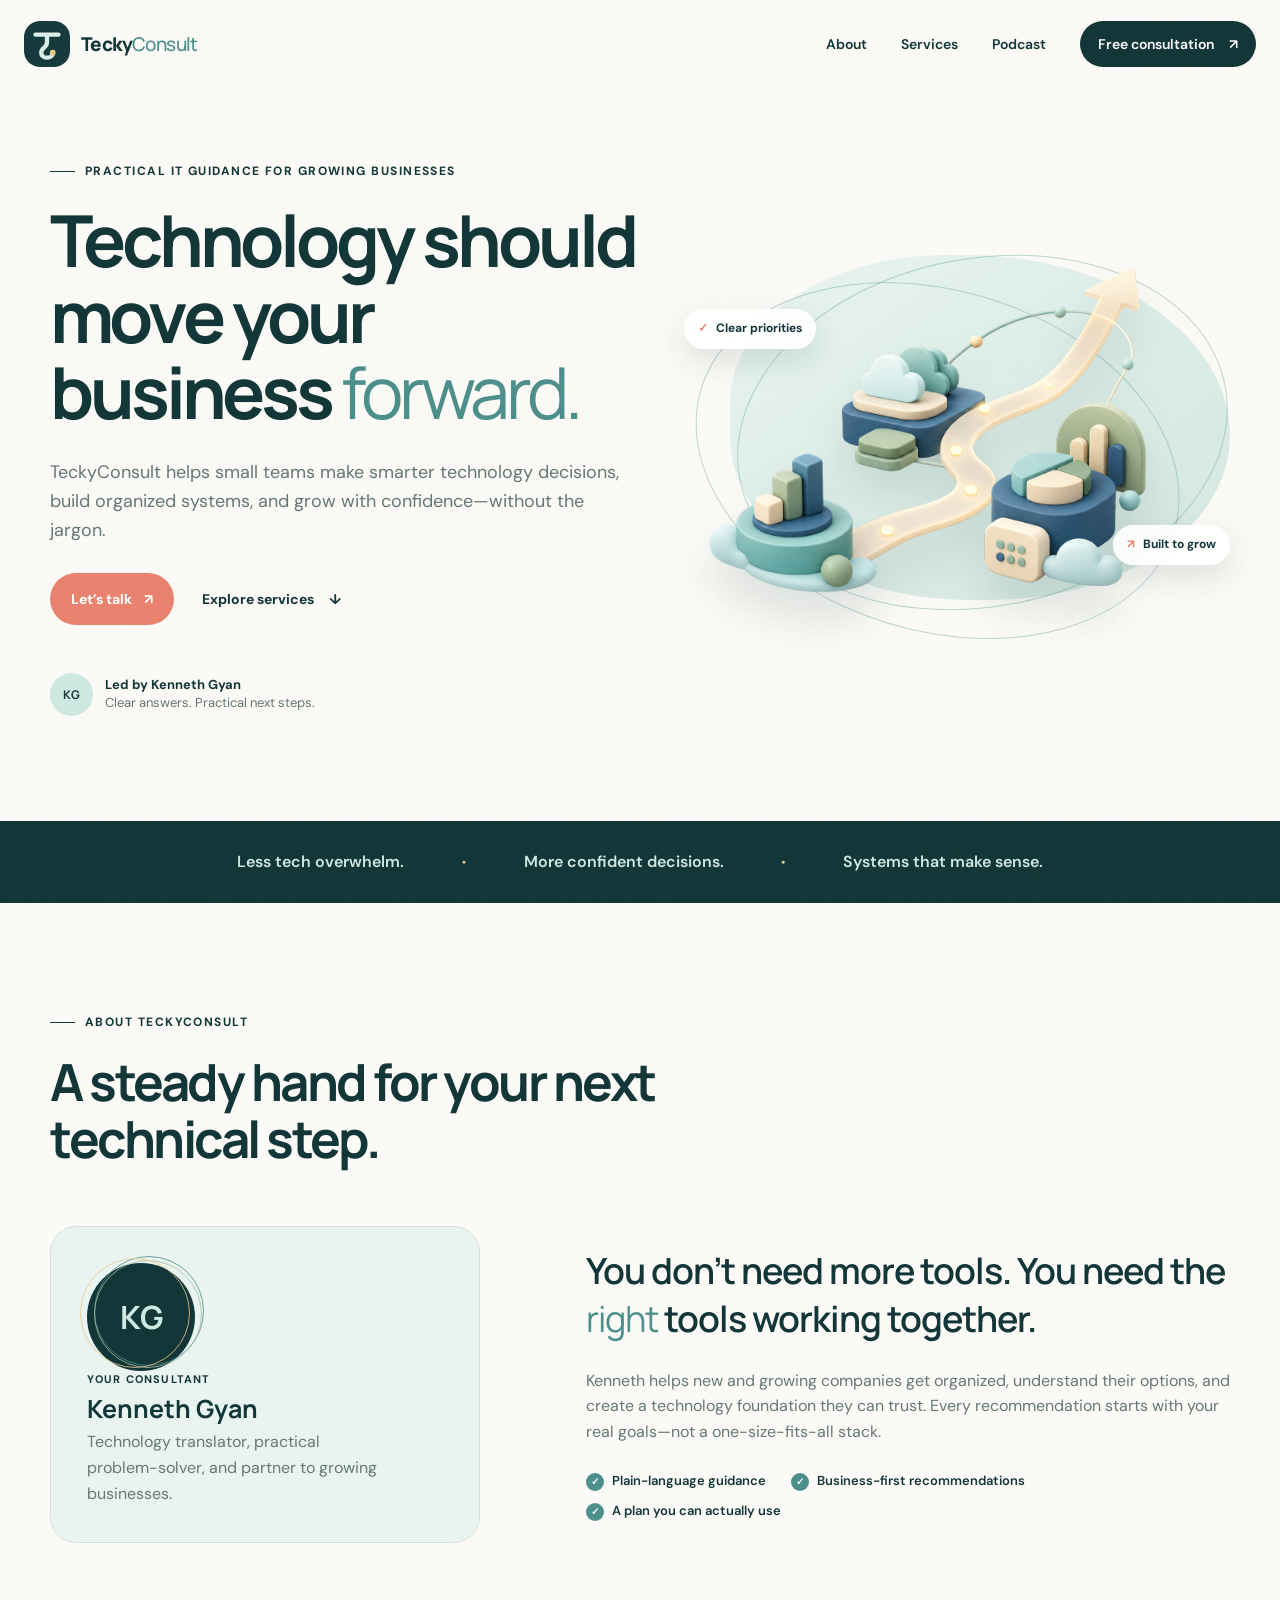
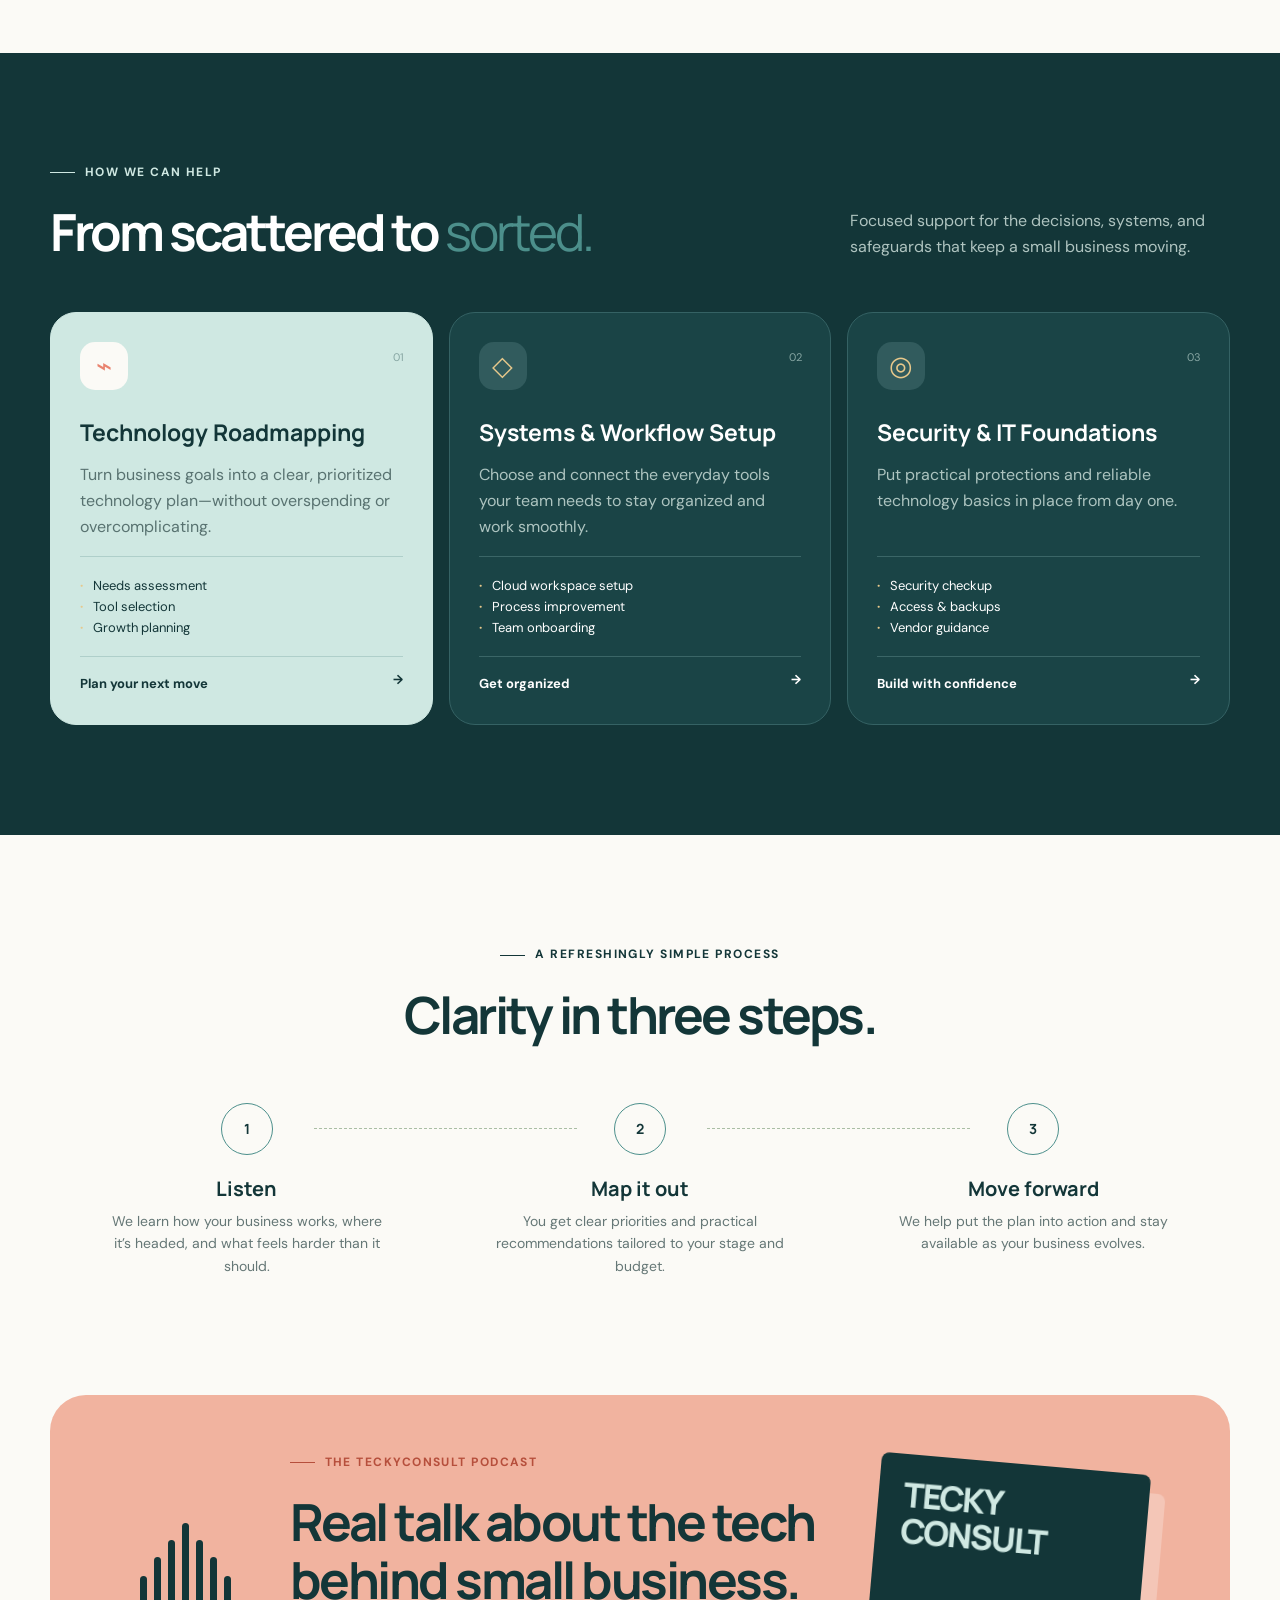
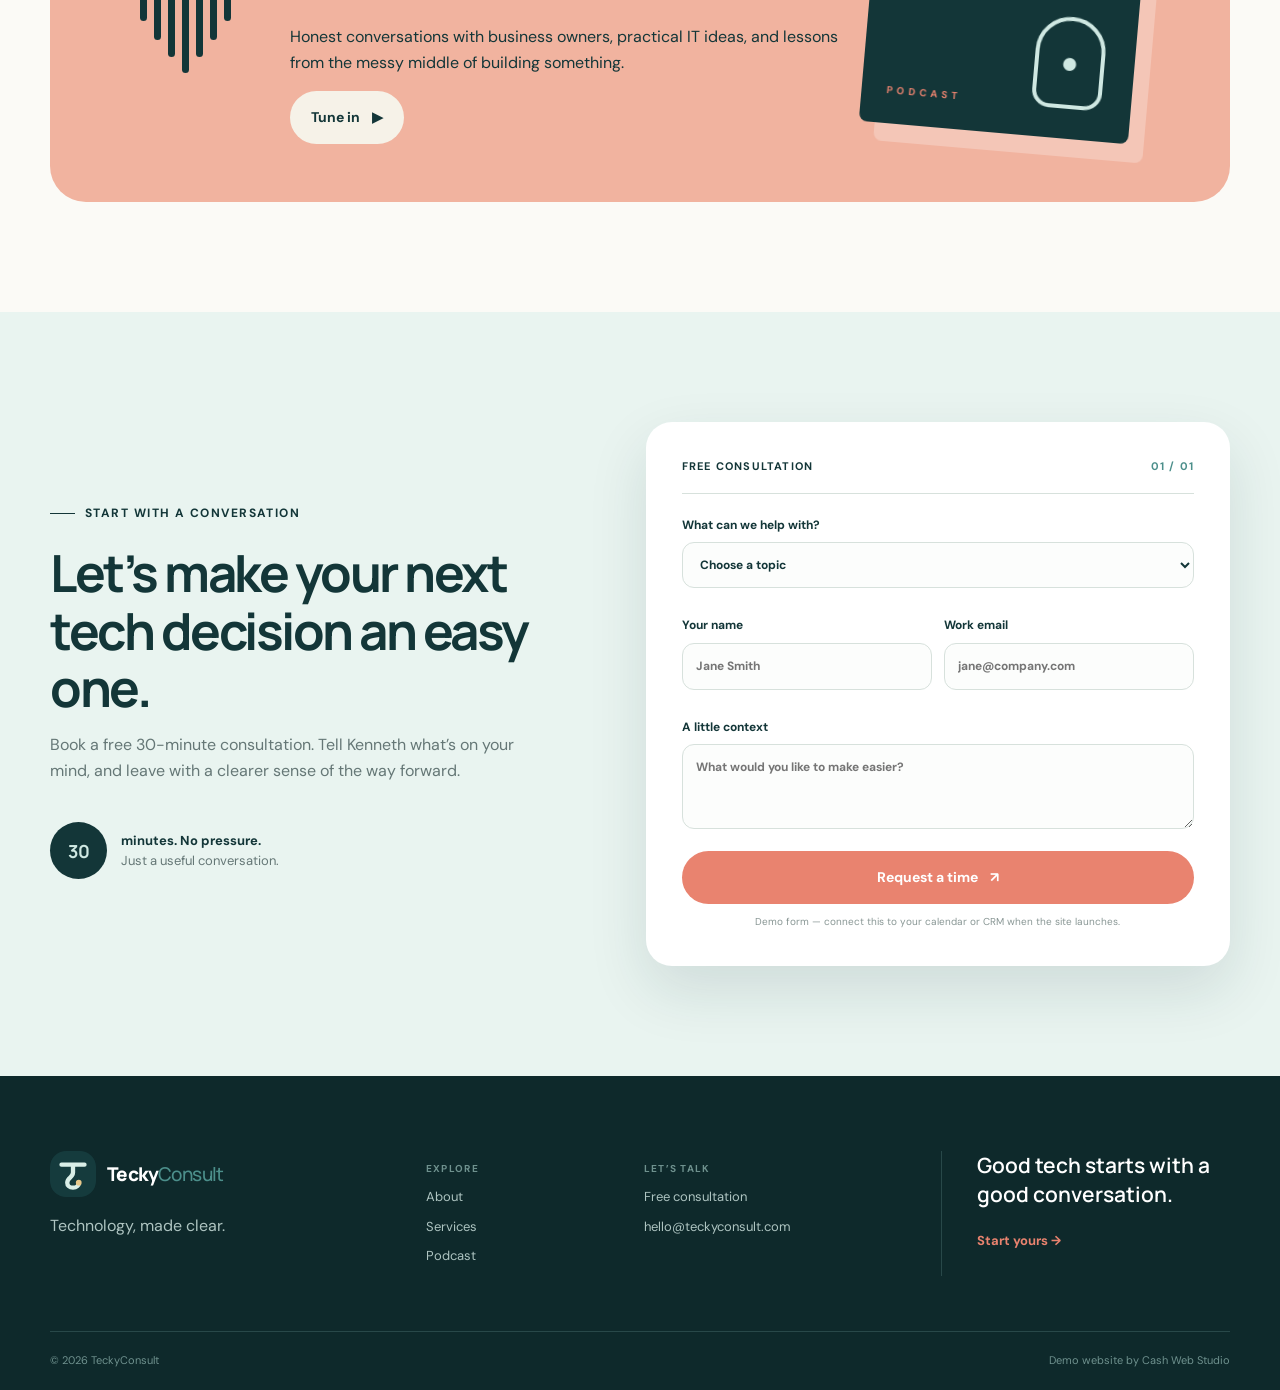
<file: index.html>
<!doctype html>
<html lang="en">
<head>
  <meta charset="utf-8">
  <meta name="viewport" content="width=device-width, initial-scale=1">
  <meta name="description" content="TeckyConsult gives small businesses clear, practical IT guidance, better systems, and a confident technical path forward.">
  <title>TeckyConsult — Technology, made clear.</title>
  <link rel="icon" href="assets/logo-mark.svg" type="image/svg+xml">
  <link rel="stylesheet" href="styles.css">
</head>
<body>
  <a class="skip-link" href="#main">Skip to content</a>
  <header class="site-header">
    <a class="brand" href="index.html" aria-label="TeckyConsult home">
      <img src="assets/logo-mark.svg" alt="" width="46" height="46">
      <span>Tecky<span>Consult</span></span>
    </a>
    <button class="menu-button" aria-expanded="false" aria-controls="site-nav"><span></span><span></span><span></span><span class="sr-only">Menu</span></button>
    <nav id="site-nav" class="site-nav" aria-label="Primary navigation">
      <a href="#about">About</a>
      <a href="#services">Services</a>
      <a href="podcast.html">Podcast</a>
      <a class="nav-cta" href="#consultation">Free consultation <span>↗</span></a>
    </nav>
  </header>

  <main id="main">
    <section class="hero section-shell">
      <div class="hero-copy reveal">
        <p class="eyebrow"><span></span> Practical IT guidance for growing businesses</p>
        <h1>Technology should move your business <em>forward.</em></h1>
        <p class="hero-lede">TeckyConsult helps small teams make smarter technology decisions, build organized systems, and grow with confidence—without the jargon.</p>
        <div class="button-row">
          <a class="button button-primary" href="#consultation">Let’s talk <span>↗</span></a>
          <a class="text-link" href="#services">Explore services <span>↓</span></a>
        </div>
        <div class="trust-line"><span class="avatar-mark">KG</span><p><strong>Led by Kenneth Gyan</strong><br>Clear answers. Practical next steps.</p></div>
      </div>
      <div class="hero-visual reveal delay-1" aria-label="A calm illustration of a clear path through connected business technology">
        <span class="orbit orbit-one"></span><span class="orbit orbit-two"></span>
        <img src="assets/hero-illustration.png" alt="A visual pathway connecting cloud services, analytics, and business systems">
        <div class="floating-note note-one"><span>✓</span> Clear priorities</div>
        <div class="floating-note note-two"><span>↗</span> Built to grow</div>
      </div>
    </section>

    <section class="clarity-strip" aria-label="TeckyConsult approach">
      <p>Less tech overwhelm.</p><span>●</span><p>More confident decisions.</p><span>●</span><p>Systems that make sense.</p>
    </section>

    <section id="about" class="about section-shell section-pad">
      <div class="section-intro reveal">
        <p class="eyebrow"><span></span> About TeckyConsult</p>
        <h2>A steady hand for your next technical step.</h2>
      </div>
      <div class="about-grid">
        <div class="about-card reveal">
          <div class="monogram">KG<span></span></div>
          <div><p class="small-label">Your consultant</p><h3>Kenneth Gyan</h3><p>Technology translator, practical problem-solver, and partner to growing businesses.</p></div>
        </div>
        <div class="about-copy reveal delay-1">
          <p class="large-copy">You don’t need more tools. You need the <em>right</em> tools working together.</p>
          <p>Kenneth helps new and growing companies get organized, understand their options, and create a technology foundation they can trust. Every recommendation starts with your real goals—not a one-size-fits-all stack.</p>
          <ul class="check-list"><li>Plain-language guidance</li><li>Business-first recommendations</li><li>A plan you can actually use</li></ul>
        </div>
      </div>
    </section>

    <section id="services" class="services section-pad">
      <div class="section-shell">
        <div class="services-heading reveal">
          <div><p class="eyebrow light"><span></span> How we can help</p><h2>From scattered to <em>sorted.</em></h2></div>
          <p>Focused support for the decisions, systems, and safeguards that keep a small business moving.</p>
        </div>
        <div class="service-grid">
          <article class="service-card featured reveal"><div class="service-icon">⌁</div><p class="service-number">01</p><h3>Technology Roadmapping</h3><p>Turn business goals into a clear, prioritized technology plan—without overspending or overcomplicating.</p><ul><li>Needs assessment</li><li>Tool selection</li><li>Growth planning</li></ul><a href="#consultation">Plan your next move <span>→</span></a></article>
          <article class="service-card reveal delay-1"><div class="service-icon">◇</div><p class="service-number">02</p><h3>Systems &amp; Workflow Setup</h3><p>Choose and connect the everyday tools your team needs to stay organized and work smoothly.</p><ul><li>Cloud workspace setup</li><li>Process improvement</li><li>Team onboarding</li></ul><a href="#consultation">Get organized <span>→</span></a></article>
          <article class="service-card reveal delay-2"><div class="service-icon">◎</div><p class="service-number">03</p><h3>Security &amp; IT Foundations</h3><p>Put practical protections and reliable technology basics in place from day one.</p><ul><li>Security checkup</li><li>Access &amp; backups</li><li>Vendor guidance</li></ul><a href="#consultation">Build with confidence <span>→</span></a></article>
        </div>
      </div>
    </section>

    <section class="process section-shell section-pad">
      <div class="section-intro centered reveal"><p class="eyebrow"><span></span> A refreshingly simple process</p><h2>Clarity in three steps.</h2></div>
      <ol class="process-grid">
        <li class="reveal"><span>1</span><h3>Listen</h3><p>We learn how your business works, where it’s headed, and what feels harder than it should.</p></li>
        <li class="reveal delay-1"><span>2</span><h3>Map it out</h3><p>You get clear priorities and practical recommendations tailored to your stage and budget.</p></li>
        <li class="reveal delay-2"><span>3</span><h3>Move forward</h3><p>We help put the plan into action and stay available as your business evolves.</p></li>
      </ol>
    </section>

    <section class="podcast-teaser section-shell reveal">
      <div class="sound-bars" aria-hidden="true"><i></i><i></i><i></i><i></i><i></i><i></i><i></i></div>
      <div><p class="eyebrow coral"><span></span> The TeckyConsult Podcast</p><h2>Real talk about the tech behind small business.</h2><p>Honest conversations with business owners, practical IT ideas, and lessons from the messy middle of building something.</p><a class="button button-cream" href="podcast.html">Tune in <span>▶</span></a></div>
      <div class="mini-cover"><span>TECKY<br>CONSULT</span><b>PODCAST</b><div class="mini-mic">●</div></div>
    </section>

    <section id="consultation" class="consultation section-pad">
      <div class="section-shell consultation-grid">
        <div class="consult-copy reveal"><p class="eyebrow"><span></span> Start with a conversation</p><h2>Let’s make your next tech decision an easy one.</h2><p>Book a free 30-minute consultation. Tell Kenneth what’s on your mind, and leave with a clearer sense of the way forward.</p><div class="promise"><span>30</span><p><strong>minutes. No pressure.</strong><br>Just a useful conversation.</p></div></div>
        <form class="consult-form reveal delay-1" id="consult-form">
          <div class="form-heading"><span>Free consultation</span><b>01 / 01</b></div>
          <label>What can we help with?<select name="topic" required><option value="">Choose a topic</option><option>Technology planning</option><option>Systems &amp; workflows</option><option>Security &amp; IT foundations</option><option>Something else</option></select></label>
          <div class="two-fields"><label>Your name<input name="name" autocomplete="name" required placeholder="Jane Smith"></label><label>Work email<input name="email" type="email" autocomplete="email" required placeholder="jane@company.com"></label></div>
          <label>A little context <textarea name="message" rows="3" placeholder="What would you like to make easier?"></textarea></label>
          <button class="button button-primary" type="submit">Request a time <span>↗</span></button>
          <p class="form-note" id="form-note">Demo form — connect this to your calendar or CRM when the site launches.</p>
        </form>
      </div>
    </section>
  </main>

  <footer class="site-footer">
    <div class="footer-main section-shell"><div><a class="brand footer-brand" href="index.html"><img src="assets/logo-mark.svg" alt="" width="46" height="46"><span>Tecky<span>Consult</span></span></a><p>Technology, made clear.</p></div><div><p class="footer-title">Explore</p><a href="#about">About</a><a href="#services">Services</a><a href="podcast.html">Podcast</a></div><div><p class="footer-title">Let’s talk</p><a href="#consultation">Free consultation</a><a href="mailto:hello@teckyconsult.com">hello@teckyconsult.com</a></div><div class="footer-cta"><p>Good tech starts with a good conversation.</p><a href="#consultation">Start yours <span>→</span></a></div></div>
    <div class="footer-bottom section-shell"><span>© <span data-year></span> TeckyConsult</span><span>Demo website by Cash Web Studio</span></div>
  </footer>
  <script src="script.js"></script>
</body>
</html>
</file>
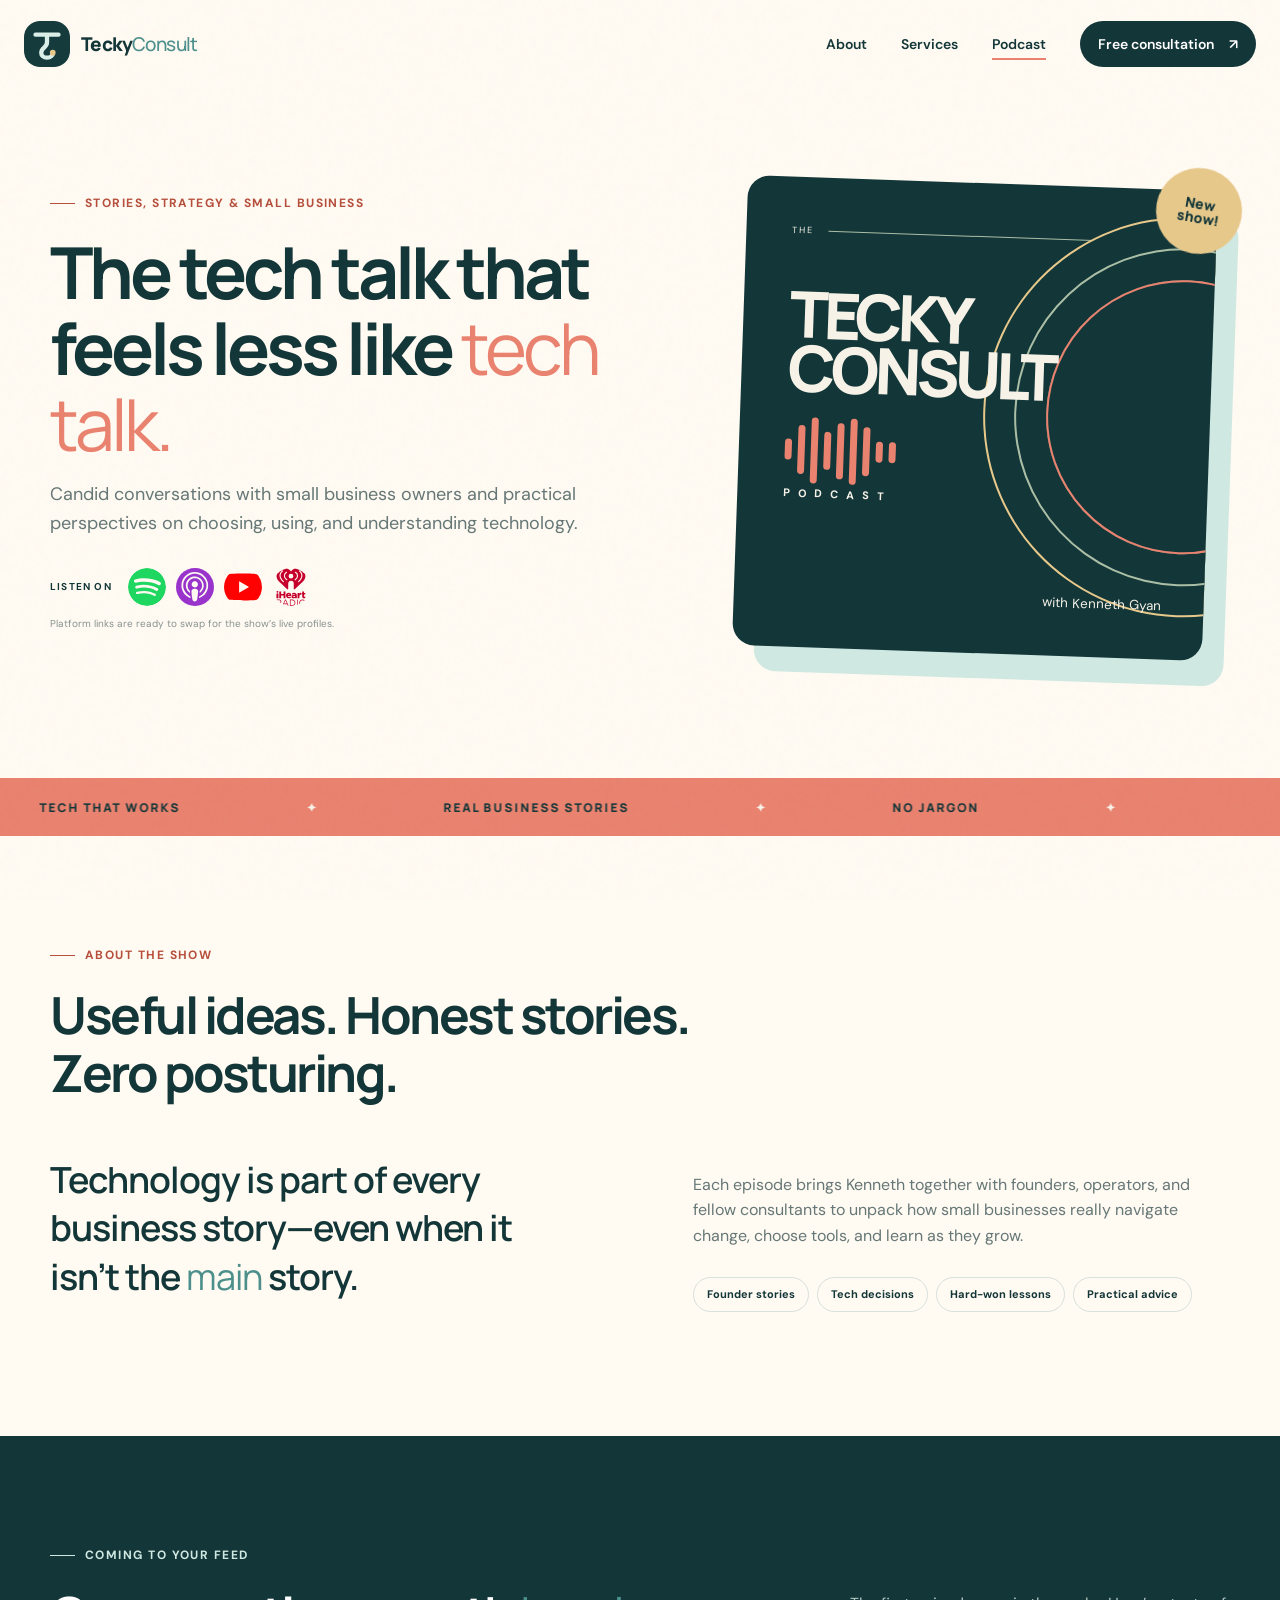
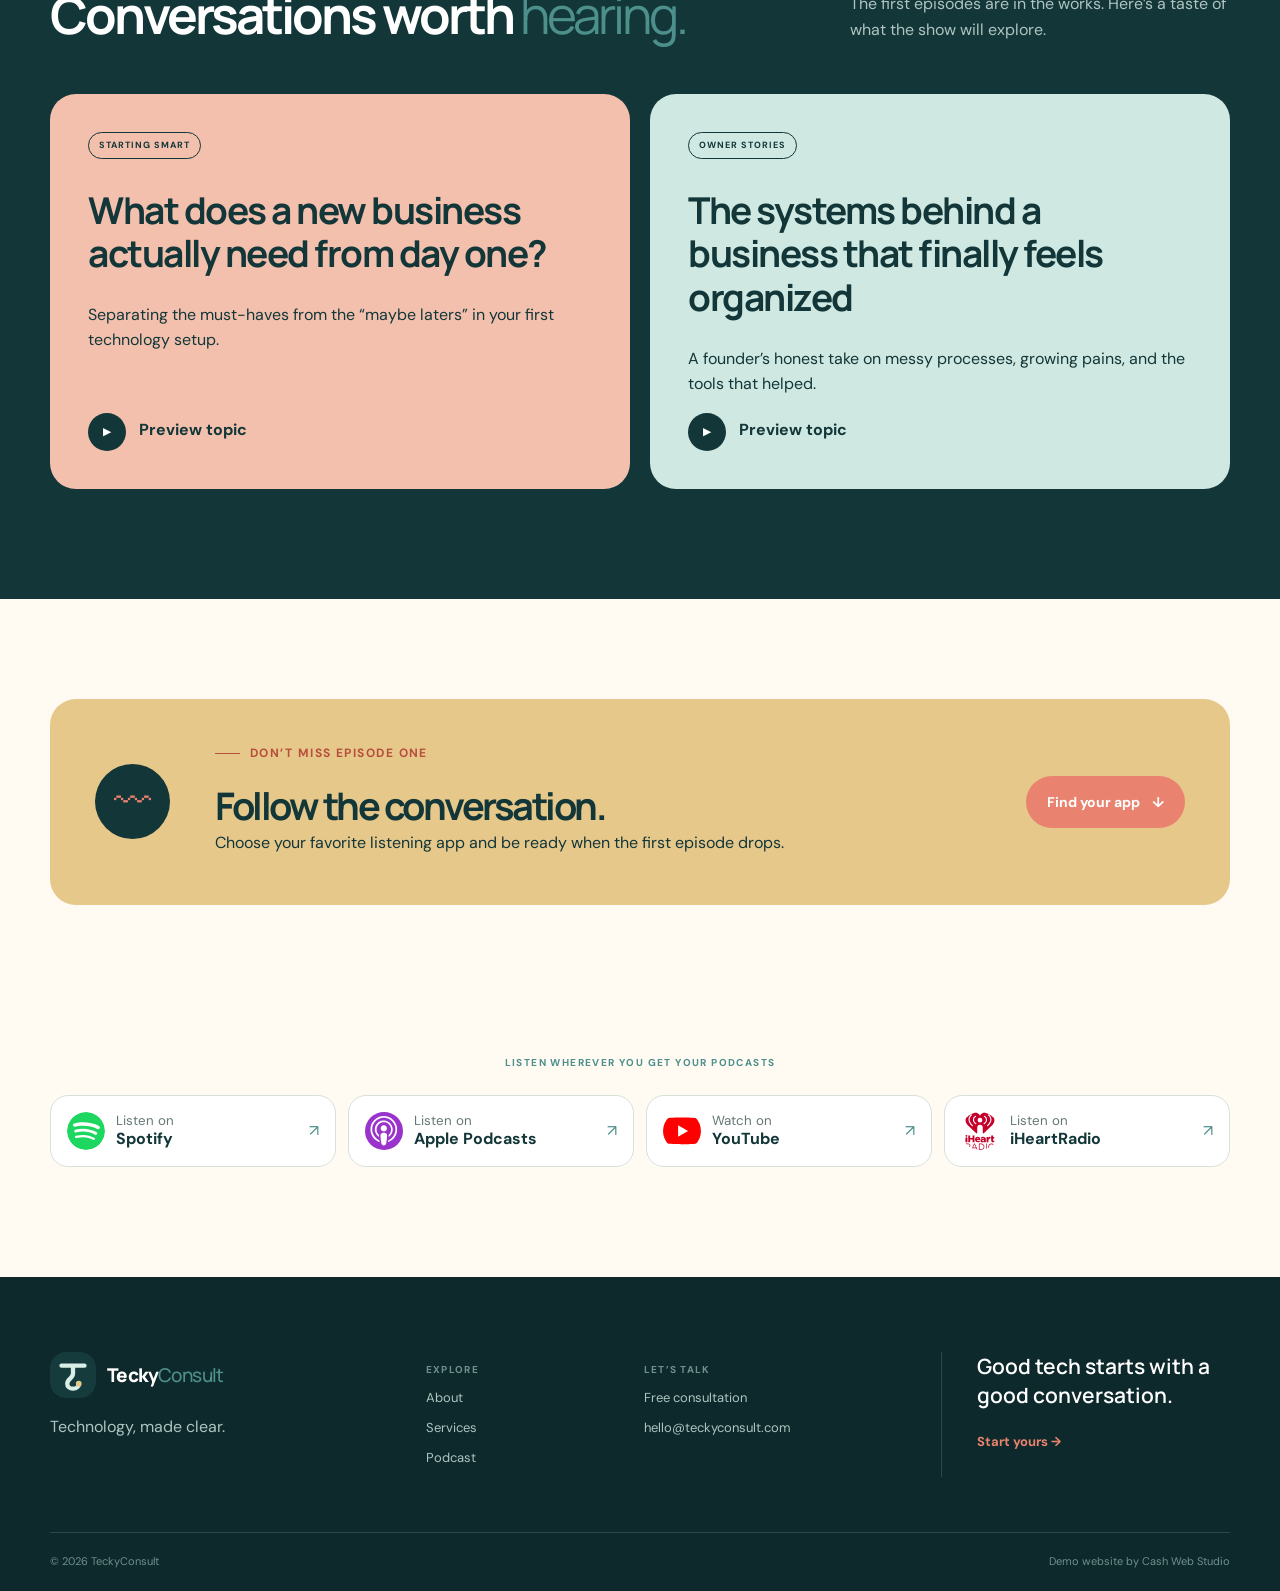
<file: podcast.html>
<!doctype html>
<html lang="en">
<head>
  <meta charset="utf-8"><meta name="viewport" content="width=device-width, initial-scale=1">
  <meta name="description" content="The TeckyConsult Podcast: candid conversations about technology, consulting, and building a small business.">
  <title>The TeckyConsult Podcast</title>
  <link rel="icon" href="assets/logo-mark.svg" type="image/svg+xml"><link rel="stylesheet" href="styles.css">
</head>
<body class="podcast-page">
  <a class="skip-link" href="#main">Skip to content</a>
  <header class="site-header podcast-header">
    <a class="brand" href="index.html" aria-label="TeckyConsult home"><img src="assets/logo-mark.svg" alt="" width="46" height="46"><span>Tecky<span>Consult</span></span></a>
    <button class="menu-button" aria-expanded="false" aria-controls="site-nav"><span></span><span></span><span></span><span class="sr-only">Menu</span></button>
    <nav id="site-nav" class="site-nav" aria-label="Primary navigation"><a href="index.html#about">About</a><a href="index.html#services">Services</a><a class="active" href="podcast.html">Podcast</a><a class="nav-cta" href="index.html#consultation">Free consultation <span>↗</span></a></nav>
  </header>
  <main id="main">
    <section class="podcast-hero section-shell">
      <div class="podcast-hero-copy reveal"><p class="eyebrow coral"><span></span> Stories, strategy &amp; small business</p><h1>The tech talk that feels less like <em>tech talk.</em></h1><p>Candid conversations with small business owners and practical perspectives on choosing, using, and understanding technology.</p><div class="listen-row"><span>Listen on</span><a href="https://open.spotify.com/" target="_blank" rel="noopener" aria-label="Listen on Spotify" title="Spotify"><span class="platform-icon"><img src="assets/spotify.svg" alt=""></span></a><a href="https://podcasts.apple.com/" target="_blank" rel="noopener" aria-label="Listen on Apple Podcasts" title="Apple Podcasts"><span class="platform-icon"><img src="assets/apple-podcasts.svg" alt=""></span></a><a href="https://www.youtube.com/" target="_blank" rel="noopener" aria-label="Listen on YouTube" title="YouTube"><span class="platform-icon"><img src="assets/youtube.svg" alt=""></span></a><a href="https://www.iheart.com/podcast/" target="_blank" rel="noopener" aria-label="Listen on iHeartRadio" title="iHeartRadio"><span class="platform-icon"><img src="assets/iheartradio.svg" alt=""></span></a></div><p class="coming-soon">Platform links are ready to swap for the show’s live profiles.</p></div>
      <div class="podcast-cover-wrap reveal delay-1"><div class="podcast-cover"><div class="cover-top"><span>THE</span><i></i><span>SHOW</span></div><h2>TECKY<br>CONSULT</h2><div class="cover-wave"><i></i><i></i><i></i><i></i><i></i><i></i><i></i><i></i><i></i></div><p>PODCAST</p><small>with Kenneth Gyan</small></div><span class="cover-sticker">New<br>show!</span></div>
    </section>
    <section class="podcast-marquee" aria-label="Tech that works. Real business stories. No jargon."><div class="podcast-marquee-track"><span class="podcast-marquee-group"><b>TECH THAT WORKS</b><i>✦</i><b>REAL BUSINESS STORIES</b><i>✦</i><b>NO JARGON</b><i>✦</i></span><span class="podcast-marquee-group" aria-hidden="true"><b>TECH THAT WORKS</b><i>✦</i><b>REAL BUSINESS STORIES</b><i>✦</i><b>NO JARGON</b><i>✦</i></span><span class="podcast-marquee-group" aria-hidden="true"><b>TECH THAT WORKS</b><i>✦</i><b>REAL BUSINESS STORIES</b><i>✦</i><b>NO JARGON</b><i>✦</i></span></div></section>
    <section class="show-about section-shell section-pad"><div class="section-intro reveal"><p class="eyebrow coral"><span></span> About the show</p><h2>Useful ideas. Honest stories. Zero posturing.</h2></div><div class="show-about-grid"><p class="large-copy reveal">Technology is part of every business story—even when it isn’t the <em>main</em> story.</p><div class="reveal delay-1"><p>Each episode brings Kenneth together with founders, operators, and fellow consultants to unpack how small businesses really navigate change, choose tools, and learn as they grow.</p><div class="topic-chips"><span>Founder stories</span><span>Tech decisions</span><span>Hard-won lessons</span><span>Practical advice</span></div></div></div></section>
    <section class="episode-preview section-pad"><div class="section-shell"><div class="services-heading reveal"><div><p class="eyebrow light"><span></span> Coming to your feed</p><h2>Conversations worth <em>hearing.</em></h2></div><p>The first episodes are in the works. Here’s a taste of what the show will explore.</p></div><div class="episode-grid"><article class="episode-card reveal"><span class="episode-tag">Starting smart</span><h3>What does a new business actually need from day one?</h3><p>Separating the must-haves from the “maybe laters” in your first technology setup.</p><button class="fake-play" type="button"><i>▶</i> Preview topic</button></article><article class="episode-card aqua reveal delay-1"><span class="episode-tag">Owner stories</span><h3>The systems behind a business that finally feels organized</h3><p>A founder’s honest take on messy processes, growing pains, and the tools that helped.</p><button class="fake-play" type="button"><i>▶</i> Preview topic</button></article></div></div></section>
    <section class="podcast-cta section-shell reveal"><div class="sound-bubble">〰</div><div><p class="eyebrow coral"><span></span> Don’t miss episode one</p><h2>Follow the conversation.</h2><p>Choose your favorite listening app and be ready when the first episode drops.</p></div><a class="button button-primary" href="#platforms">Find your app <span>↓</span></a></section>
    <section id="platforms" class="platforms section-shell section-pad"><p class="small-label">Listen wherever you get your podcasts</p><div class="platform-grid"><a href="https://open.spotify.com/" target="_blank" rel="noopener" aria-label="Listen on Spotify"><span class="platform-icon"><img src="assets/spotify.svg" alt=""></span><span><small>Listen on</small>Spotify</span><i>↗</i></a><a href="https://podcasts.apple.com/" target="_blank" rel="noopener" aria-label="Listen on Apple Podcasts"><span class="platform-icon"><img src="assets/apple-podcasts.svg" alt=""></span><span><small>Listen on</small>Apple Podcasts</span><i>↗</i></a><a href="https://www.youtube.com/" target="_blank" rel="noopener" aria-label="Watch on YouTube"><span class="platform-icon"><img src="assets/youtube.svg" alt=""></span><span><small>Watch on</small>YouTube</span><i>↗</i></a><a href="https://www.iheart.com/podcast/" target="_blank" rel="noopener" aria-label="Listen on iHeartRadio"><span class="platform-icon"><img src="assets/iheartradio.svg" alt=""></span><span><small>Listen on</small>iHeartRadio</span><i>↗</i></a></div></section>
  </main>
  <footer class="site-footer"><div class="footer-main section-shell"><div><a class="brand footer-brand" href="index.html"><img src="assets/logo-mark.svg" alt="" width="46" height="46"><span>Tecky<span>Consult</span></span></a><p>Technology, made clear.</p></div><div><p class="footer-title">Explore</p><a href="index.html#about">About</a><a href="index.html#services">Services</a><a href="podcast.html">Podcast</a></div><div><p class="footer-title">Let’s talk</p><a href="index.html#consultation">Free consultation</a><a href="mailto:hello@teckyconsult.com">hello@teckyconsult.com</a></div><div class="footer-cta"><p>Good tech starts with a good conversation.</p><a href="index.html#consultation">Start yours <span>→</span></a></div></div><div class="footer-bottom section-shell"><span>© <span data-year></span> TeckyConsult</span><span>Demo website by Cash Web Studio</span></div></footer>
  <script src="script.js"></script>
</body>
</html>
</file>
<file: styles.css>
@import url('https://fonts.googleapis.com/css2?family=DM+Sans:wght@400;500;600;700&family=Manrope:wght@400;500;600;700;800&display=swap');

:root{--ink:#133638;--ink-2:#204d4e;--teal:#4c8f8b;--aqua:#cfe8e2;--aqua-2:#e9f4f0;--sage:#aabea5;--cream:#f6f2e8;--paper:#fbfaf6;--gold:#e7c88b;--coral:#e9836f;--white:#fff;--muted:#657776;--line:#d7e1dc;--shadow:0 24px 60px rgba(20,53,54,.12);--radius:26px;--sans:'DM Sans',sans-serif;--display:'Manrope',sans-serif}
*{box-sizing:border-box}html{scroll-behavior:smooth}body{margin:0;background:var(--paper);color:var(--ink);font-family:var(--sans);font-size:16px;line-height:1.6}body:before{content:"";position:fixed;inset:0;pointer-events:none;opacity:.18;background-image:url("data:image/svg+xml,%3Csvg viewBox='0 0 140 140' xmlns='http://www.w3.org/2000/svg'%3E%3Cfilter id='n'%3E%3CfeTurbulence type='fractalNoise' baseFrequency='.8' numOctaves='2' stitchTiles='stitch'/%3E%3C/filter%3E%3Crect width='100%25' height='100%25' filter='url(%23n)' opacity='.08'/%3E%3C/svg%3E")}a{color:inherit;text-decoration:none}button,input,select,textarea{font:inherit}img{max-width:100%;display:block}.section-shell{width:min(1180px,calc(100% - 48px));margin-inline:auto}.section-pad{padding-block:110px}.skip-link{position:fixed;left:16px;top:-100px;z-index:99;background:var(--ink);color:white;padding:10px 16px;border-radius:8px}.skip-link:focus{top:16px}.sr-only{position:absolute;width:1px;height:1px;overflow:hidden;clip:rect(0 0 0 0)}
.site-header{height:88px;width:min(1260px,calc(100% - 48px));margin:auto;display:flex;align-items:center;justify-content:space-between;position:relative;z-index:20}.brand{display:flex;align-items:center;gap:11px;font:800 19px var(--display);letter-spacing:-.6px}.brand img{border-radius:16px}.brand>span>span{color:var(--teal);font-weight:500}.site-nav{display:flex;align-items:center;gap:34px;font-size:14px;font-weight:600}.site-nav>a:not(.nav-cta){position:relative}.site-nav>a:not(.nav-cta):after{content:"";position:absolute;left:0;right:100%;bottom:-5px;height:2px;background:var(--coral);transition:.25s}.site-nav>a:hover:after,.site-nav>a.active:after{right:0}.nav-cta{background:var(--ink);color:white;padding:12px 18px;border-radius:99px}.nav-cta span,.button span{margin-left:12px}.menu-button{display:none;border:0;background:none;width:42px;height:42px;padding:9px}.menu-button>span:not(.sr-only){display:block;height:2px;background:var(--ink);margin:5px}
.hero{min-height:700px;display:grid;grid-template-columns:1.02fr .98fr;align-items:center;gap:20px;padding-block:74px 105px}.eyebrow{font-size:12px;letter-spacing:1.45px;text-transform:uppercase;font-weight:700;display:flex;align-items:center;gap:10px;margin:0 0 21px}.eyebrow>span{width:25px;height:1px;background:currentColor}.eyebrow.light{color:var(--aqua)}.eyebrow.coral{color:#b64f3c}.hero h1,.podcast-hero h1{font:700 clamp(48px,5.6vw,76px)/1.06 var(--display);letter-spacing:-4px;margin:0;max-width:720px}.hero h1 em,.podcast-hero h1 em,.services h2 em,.episode-preview h2 em{font-weight:400;color:var(--teal);font-style:normal}.hero-lede{max-width:600px;color:var(--muted);font-size:18px;margin:28px 0}.button-row{display:flex;align-items:center;gap:28px}.button{border:0;cursor:pointer;display:inline-flex;align-items:center;justify-content:center;border-radius:99px;padding:15px 21px;font-weight:700;font-size:14px;transition:transform .2s,box-shadow .2s}.button:hover{transform:translateY(-2px);box-shadow:0 12px 24px rgba(20,53,54,.15)}.button-primary{background:var(--coral);color:white}.button-cream{background:var(--cream);color:var(--ink)}.text-link{font-weight:700;font-size:14px}.text-link span{margin-left:12px}.trust-line{display:flex;align-items:center;gap:12px;margin-top:48px}.trust-line p{font-size:13px;line-height:1.4;margin:0;color:var(--muted)}.trust-line strong{color:var(--ink)}.avatar-mark{width:43px;height:43px;border-radius:50%;display:grid;place-items:center;background:var(--aqua);font:700 12px var(--display)}
.hero-visual{position:relative;isolation:isolate}.hero-visual:before{content:"";position:absolute;width:88%;height:88%;right:0;top:3%;z-index:-2;border-radius:45% 55% 50% 50%;background:linear-gradient(145deg,#e8f3ef,#d3e7df)}.hero-visual img{width:115%;max-width:none;margin-left:-8%;position:relative;z-index:1;filter:drop-shadow(0 28px 20px rgba(35,76,77,.13))}.orbit{position:absolute;border:1px solid rgba(76,143,139,.35);border-radius:50%;z-index:-1}.orbit-one{inset:4% 0 7% 13%;transform:rotate(-11deg)}.orbit-two{inset:12% 8% 1% 5%;transform:rotate(17deg)}.floating-note{position:absolute;z-index:2;background:rgba(255,255,255,.9);backdrop-filter:blur(8px);border:1px solid white;box-shadow:0 12px 30px rgba(20,53,54,.12);padding:9px 13px;border-radius:99px;font-size:12px;font-weight:700}.floating-note span{color:var(--coral);margin-right:5px}.note-one{top:17%;left:4%}.note-two{right:0;bottom:18%}.clarity-strip{background:var(--ink);color:var(--aqua);height:82px;display:flex;align-items:center;justify-content:center;gap:4.5vw;font-weight:600}.clarity-strip span{font-size:7px;color:var(--gold)}.clarity-strip p{margin:0}
.section-intro{max-width:740px}.section-intro h2,.services-heading h2,.consult-copy h2,.podcast-teaser h2,.show-about h2,.podcast-cta h2{font:700 clamp(35px,4vw,54px)/1.12 var(--display);letter-spacing:-2.5px;margin:0}.about-grid{display:grid;grid-template-columns:.8fr 1.2fr;gap:9%;align-items:center;margin-top:58px}.about-card{min-height:310px;background:var(--aqua-2);border:1px solid var(--line);border-radius:var(--radius);padding:36px;display:flex;flex-direction:column;justify-content:space-between}.monogram{position:relative;width:108px;height:108px;border-radius:50%;background:var(--ink);color:var(--aqua);display:grid;place-items:center;font:700 32px var(--display)}.monogram:before,.monogram:after,.monogram span{content:"";position:absolute;border:1px solid var(--teal);border-radius:50%;inset:-8px}.monogram:after{inset:18px -24px -18px 24px;border-color:var(--gold)}.monogram span{inset:-18px 26px 18px -18px;border-color:var(--sage)}.about-card h3{font:700 25px var(--display);margin:3px 0}.about-card p{margin:0;color:var(--muted);max-width:300px}.small-label{text-transform:uppercase;letter-spacing:1.4px;font-size:10px!important;font-weight:700;color:var(--teal)!important}.large-copy{font:600 clamp(25px,3vw,36px)/1.35 var(--display);letter-spacing:-1px;margin:0 0 24px}.large-copy em{font-weight:400;color:var(--teal);font-style:normal}.about-copy>p:not(.large-copy){color:var(--muted);max-width:650px}.check-list{display:flex;flex-wrap:wrap;gap:10px 25px;padding:0;margin:26px 0 0;list-style:none;font-size:13px;font-weight:600}.check-list li:before{content:"✓";color:white;background:var(--teal);width:18px;height:18px;border-radius:50%;display:inline-grid;place-items:center;margin-right:8px;font-size:10px}
.services,.episode-preview{background:var(--ink);color:white}.services-heading{display:flex;align-items:end;justify-content:space-between;margin-bottom:52px}.services-heading>div{max-width:670px}.services-heading>p{max-width:380px;color:#afc4c0;margin:0}.services-heading h2{font:700 clamp(38px,4vw,57px)/1.1 var(--display);letter-spacing:-3px;margin:0}.service-grid{display:grid;grid-template-columns:repeat(3,1fr);gap:16px}.service-card{background:#1a4446;border:1px solid #356264;border-radius:var(--radius);padding:29px;position:relative;transition:.25s}.service-card:hover{transform:translateY(-5px);border-color:#679896}.service-card.featured{background:var(--aqua);color:var(--ink);border-color:var(--aqua)}.service-icon{width:48px;height:48px;border-radius:15px;background:#315b5d;display:grid;place-items:center;color:var(--gold);font-size:27px}.featured .service-icon{background:var(--paper);color:var(--coral)}.service-number{position:absolute;right:28px;top:25px;font-size:11px;color:#87a6a3}.service-card h3{font:700 23px/1.25 var(--display);margin:28px 0 13px}.service-card>p:not(.service-number){color:#adc4c0;min-height:78px}.featured>p:not(.service-number){color:#587270}.service-card ul{padding:19px 0 17px;border-top:1px solid #3b6667;border-bottom:1px solid #3b6667;list-style:none;font-size:13px}.featured ul{border-color:#afcfca}.service-card li:before{content:"·";font-weight:bold;margin-right:10px;color:var(--gold)}.service-card a{font-size:13px;font-weight:700}.service-card a span{float:right}
.centered{text-align:center;margin:auto}.centered .eyebrow{justify-content:center}.process-grid{display:grid;grid-template-columns:repeat(3,1fr);list-style:none;margin:60px 0 0;padding:0;counter-reset:item}.process-grid li{padding:0 34px;text-align:center;position:relative}.process-grid li:not(:last-child):after{content:"";position:absolute;top:25px;left:67%;width:67%;border-top:1px dashed var(--sage)}.process-grid li>span{display:grid;place-items:center;width:52px;height:52px;border:1px solid var(--teal);border-radius:50%;margin:0 auto 20px;background:var(--paper);font:700 14px var(--display);position:relative;z-index:1}.process-grid h3{font:700 20px var(--display);margin:0}.process-grid p{color:var(--muted);font-size:14px;max-width:290px;margin:8px auto}
.podcast-teaser{min-height:400px;background:#f1b39f;border-radius:36px;padding:58px 7%;display:grid;grid-template-columns:120px 1fr 270px;gap:30px;align-items:center;overflow:hidden}.podcast-teaser>div:nth-child(2){max-width:590px}.podcast-teaser p:not(.eyebrow){max-width:570px}.sound-bars{height:150px;display:flex;gap:7px;align-items:center}.sound-bars i,.cover-wave i{width:7px;background:var(--ink);border-radius:99px}.sound-bars i:nth-child(1),.sound-bars i:nth-child(7){height:30%}.sound-bars i:nth-child(2),.sound-bars i:nth-child(6){height:55%}.sound-bars i:nth-child(3),.sound-bars i:nth-child(5){height:78%}.sound-bars i:nth-child(4){height:100%}.mini-cover{aspect-ratio:1;background:var(--ink);border-radius:8px;color:var(--aqua);padding:25px;transform:rotate(5deg);box-shadow:16px 18px 0 rgba(255,255,255,.25);position:relative}.mini-cover>span{font:800 34px/.9 var(--display);letter-spacing:-2px}.mini-cover>b{position:absolute;bottom:25px;left:25px;letter-spacing:4px;font-size:10px;color:var(--coral)}.mini-mic{position:absolute;right:30px;bottom:30px;width:70px;height:92px;border:4px solid var(--aqua);border-radius:40px 40px 20px 20px;display:grid;place-items:center;font-size:30px}
.consultation{background:var(--aqua-2);margin-top:110px}.consultation-grid{display:grid;grid-template-columns:.9fr 1.1fr;gap:10%;align-items:center}.consult-copy>p:not(.eyebrow){color:var(--muted);max-width:500px}.promise{display:flex;align-items:center;gap:14px;margin-top:35px}.promise>span{width:57px;height:57px;border-radius:50%;display:grid;place-items:center;background:var(--ink);color:var(--aqua);font:700 18px var(--display)}.promise p{font-size:13px;line-height:1.5;color:var(--muted)}.promise strong{color:var(--ink)}.consult-form{background:white;border-radius:var(--radius);box-shadow:var(--shadow);padding:36px}.form-heading{display:flex;justify-content:space-between;align-items:center;border-bottom:1px solid var(--line);padding-bottom:18px;margin-bottom:22px;text-transform:uppercase;letter-spacing:1.2px;font-size:11px;font-weight:700}.form-heading b{color:var(--teal)}.consult-form label{display:block;font-size:12px;font-weight:700;margin:14px 0}.consult-form input,.consult-form select,.consult-form textarea{display:block;width:100%;border:1px solid var(--line);border-radius:12px;padding:13px;margin-top:7px;background:#fcfdfc;color:var(--ink);outline:none}.consult-form input:focus,.consult-form select:focus,.consult-form textarea:focus{border-color:var(--teal);box-shadow:0 0 0 3px rgba(76,143,139,.12)}.two-fields{display:grid;grid-template-columns:1fr 1fr;gap:12px}.consult-form .button{width:100%;margin-top:8px}.form-note{font-size:10px;color:#889694;text-align:center;margin:10px 0 0}.form-note.success{color:var(--teal);font-size:12px;font-weight:700}
.site-footer{background:#0e292b;color:#aec4c1;padding-top:75px}.footer-main{display:grid;grid-template-columns:1.2fr .6fr .9fr 1.1fr;gap:60px;padding-bottom:55px}.footer-brand{color:white}.footer-main>div>a:not(.brand){display:block;font-size:13px;margin:9px 0}.footer-main>div>a:hover{color:white}.footer-title{text-transform:uppercase;letter-spacing:1.3px;color:#6f918e;font-size:10px;font-weight:700}.footer-cta{border-left:1px solid #284849;padding-left:35px}.footer-cta p{font:600 21px/1.4 var(--display);color:white;margin-top:0}.footer-cta a{color:var(--coral)!important;font-weight:700!important}.footer-bottom{border-top:1px solid #284849;padding-block:20px;display:flex;justify-content:space-between;font-size:11px;color:#6f918e}
/* Podcast */
.podcast-page{background:#fffaf2}.podcast-hero{min-height:690px;display:grid;grid-template-columns:1.05fr .95fr;gap:9%;align-items:center;padding-block:70px 100px}.podcast-hero-copy>p:not(.eyebrow,.coming-soon){font-size:18px;color:var(--muted);max-width:620px}.podcast-hero h1 em{color:var(--coral)}.listen-row{display:flex;align-items:center;gap:10px;margin-top:31px}.listen-row>span{text-transform:uppercase;letter-spacing:1.2px;font-size:10px;font-weight:700;margin-right:6px}.platform-icon{width:38px;height:38px;display:grid;place-items:center;border-radius:50%;font-style:normal;font-family:Arial}.spotify{background:#1ed760;color:#101b14}.apple{background:#8c58df;color:white}.youtube{background:#f23b35;color:white;font-size:12px}.amazon{background:#2b76d2;color:white;font:bold 20px Georgia}.coming-soon{font-size:10px!important;color:#899391!important}.podcast-cover-wrap{position:relative;display:grid;place-items:center}.podcast-cover{aspect-ratio:1;width:min(100%,470px);background:var(--ink);border-radius:22px;padding:9%;color:var(--cream);box-shadow:22px 25px 0 var(--aqua);transform:rotate(2deg);position:relative;overflow:hidden}.podcast-cover:after{content:"";position:absolute;width:270px;height:270px;border:2px solid var(--coral);border-radius:50%;right:-110px;top:90px;box-shadow:0 0 0 30px var(--ink),0 0 0 32px var(--sage),0 0 0 61px var(--ink),0 0 0 63px var(--gold)}.cover-top{display:flex;align-items:center;gap:14px;font-size:9px;letter-spacing:2px}.cover-top i{height:1px;background:var(--sage);flex:1}.podcast-cover h2{font:800 clamp(47px,5vw,72px)/.84 var(--display);letter-spacing:-5px;position:relative;z-index:1;margin:50px 0 20px}.cover-wave{height:70px;display:flex;gap:6px;align-items:center;position:relative;z-index:2;width:50%}.cover-wave i{background:var(--coral);height:30%}.cover-wave i:nth-child(2),.cover-wave i:nth-child(7){height:70%}.cover-wave i:nth-child(3),.cover-wave i:nth-child(6){height:95%}.cover-wave i:nth-child(4){height:55%}.cover-wave i:nth-child(5){height:80%}.podcast-cover>p{letter-spacing:8px;font-size:11px;font-weight:700;margin:0}.podcast-cover>small{position:absolute;bottom:9%;right:9%;z-index:2}.cover-sticker{position:absolute;right:-12px;top:-15px;width:86px;height:86px;background:var(--gold);border-radius:50%;display:grid;place-items:center;text-align:center;transform:rotate(10deg);font:800 14px/1 var(--display);z-index:3}.podcast-marquee{overflow:hidden;background:var(--coral);height:58px;display:flex;align-items:center;white-space:nowrap;font:800 12px var(--display);letter-spacing:2px}.podcast-marquee div{min-width:max-content;animation:marquee 22s linear infinite}.podcast-marquee span{margin:0 34px;color:var(--cream)}@keyframes marquee{to{transform:translateX(-50%)}}.show-about-grid{display:grid;grid-template-columns:1fr 1fr;gap:9%;margin-top:55px}.show-about-grid>div>p{color:var(--muted)}.topic-chips{display:flex;flex-wrap:wrap;gap:8px;margin-top:28px}.topic-chips span{border:1px solid var(--line);border-radius:99px;padding:8px 13px;font-size:11px;font-weight:700}.episode-grid{display:grid;grid-template-columns:1fr 1fr;gap:20px}.episode-card{border-radius:var(--radius);padding:38px;background:#f4c0ae;color:var(--ink);min-height:340px;display:flex;flex-direction:column}.episode-card.aqua{background:var(--aqua)}.episode-tag{align-self:flex-start;padding:5px 10px;border:1px solid currentColor;border-radius:99px;text-transform:uppercase;letter-spacing:1px;font-size:9px;font-weight:700}.episode-card h3{font:700 clamp(25px,3vw,37px)/1.18 var(--display);letter-spacing:-1.5px;margin:30px 0 10px}.episode-card p{max-width:520px}.fake-play{margin-top:auto;align-self:flex-start;border:0;background:none;padding:0;font-weight:700;cursor:pointer;color:var(--ink)}.fake-play i{display:inline-grid;place-items:center;width:38px;height:38px;border-radius:50%;background:var(--ink);color:white;font-size:10px;margin-right:9px;font-style:normal}.podcast-cta{margin-block:100px 30px;background:var(--gold);border-radius:var(--radius);padding:45px;display:grid;grid-template-columns:90px 1fr auto;align-items:center;gap:30px}.sound-bubble{width:75px;height:75px;background:var(--ink);color:var(--coral);display:grid;place-items:center;border-radius:50%;font-size:37px}.podcast-cta h2{font-size:38px}.podcast-cta p:not(.eyebrow){margin:4px 0}.platforms{text-align:center}.platform-grid{display:grid;grid-template-columns:repeat(4,1fr);gap:12px;margin-top:24px}.platform-grid>a{border:1px solid var(--line);border-radius:18px;padding:16px;display:flex;align-items:center;gap:11px;text-align:left;background:white;transition:.2s}.platform-grid>a:hover{transform:translateY(-3px);box-shadow:0 10px 25px rgba(20,53,54,.09)}.platform-grid span{font-weight:700;line-height:1.2}.platform-grid small{display:block;color:var(--muted);font-weight:400}.platform-grid i{margin-left:auto;font-style:normal;color:var(--teal)}
.reveal{opacity:0;transform:translateY(18px);transition:opacity .7s ease,transform .7s ease}.reveal.visible{opacity:1;transform:none}.delay-1{transition-delay:.12s}.delay-2{transition-delay:.24s}
@media(max-width:900px){.section-pad{padding-block:80px}.site-header{height:76px}.menu-button{display:block}.site-nav{display:none;position:absolute;top:68px;left:0;right:0;background:var(--paper);border:1px solid var(--line);border-radius:18px;padding:20px;box-shadow:var(--shadow);flex-direction:column;align-items:stretch;gap:15px}.site-nav.open{display:flex}.site-nav .nav-cta{text-align:center}.hero,.podcast-hero{grid-template-columns:1fr;padding-top:55px}.hero-copy{max-width:700px}.hero-visual{width:min(620px,100%);margin:auto}.about-grid,.consultation-grid,.show-about-grid{grid-template-columns:1fr;gap:50px}.service-grid{grid-template-columns:1fr}.service-card>p:not(.service-number){min-height:auto}.services-heading{align-items:start;flex-direction:column;gap:25px}.podcast-teaser{grid-template-columns:70px 1fr}.mini-cover{display:none}.footer-main{grid-template-columns:1fr 1fr}.platform-grid{grid-template-columns:1fr 1fr}.podcast-cta{grid-template-columns:70px 1fr}.podcast-cta .button{grid-column:2}.episode-grid{grid-template-columns:1fr}.episode-card{min-height:300px}}
@media(max-width:600px){.section-shell,.site-header{width:min(100% - 30px,1180px)}.hero{padding-block:45px 75px;min-height:0}.hero h1,.podcast-hero h1{font-size:46px;letter-spacing:-2.8px}.hero-lede{font-size:16px}.hero-visual img{width:110%;margin-left:-5%}.floating-note{font-size:10px}.clarity-strip{height:auto;padding:22px 15px;gap:9px;flex-wrap:wrap;font-size:11px}.about-card{min-height:280px}.process-grid{grid-template-columns:1fr;gap:35px}.process-grid li:not(:last-child):after{display:none}.podcast-teaser{grid-template-columns:1fr;padding:38px 28px}.sound-bars{height:55px}.sound-bars i{flex:1}.consultation{margin-top:75px}.consult-form{padding:24px}.two-fields{grid-template-columns:1fr}.footer-main{grid-template-columns:1fr;gap:28px}.footer-cta{border:0;padding:0}.footer-bottom{gap:10px;flex-direction:column}.podcast-cover{width:92%}.podcast-hero{padding-block:45px 85px}.listen-row{flex-wrap:wrap}.services-heading h2,.section-intro h2,.consult-copy h2,.podcast-teaser h2,.show-about h2{font-size:37px}.podcast-cta{grid-template-columns:1fr;padding:30px}.podcast-cta .button{grid-column:auto}.platform-grid{grid-template-columns:1fr}.button-row{align-items:flex-start;flex-direction:column;gap:15px}}
@media(prefers-reduced-motion:reduce){html{scroll-behavior:auto}.reveal{opacity:1;transform:none;transition:none}.podcast-marquee div{animation:none}}

/* Branded podcast platform marks */
.platform-icon{overflow:hidden;transition:transform .2s,box-shadow .2s}
.platform-icon img{display:block;width:100%;height:100%}
.listen-row a:hover .platform-icon,.listen-row a:focus-visible .platform-icon{transform:translateY(-2px) scale(1.05);box-shadow:0 8px 18px rgba(20,53,54,.18)}

/* Restrained consultant monogram detail */
.monogram:before,.monogram:after,.monogram span{inset:auto;pointer-events:none;opacity:.82}
.monogram:before{width:108px;height:108px;top:-7px;left:7px}
.monogram:after{width:108px;height:108px;top:-5px;left:-7px}
.monogram span{width:108px;height:108px;top:-3px;left:7px}
.about-card .small-label{color:var(--ink)!important;font-size:11px!important;letter-spacing:1.15px}

/* Seamless podcast ticker */
.podcast-marquee .podcast-marquee-track{display:flex;width:max-content;min-width:0;animation:none;will-change:transform}
.podcast-marquee .podcast-marquee-group{display:flex;align-items:center;justify-content:space-around;flex-shrink:0;width:100vw;margin:0;padding-inline:3vw;color:inherit;animation:none}
.podcast-marquee .podcast-marquee-group b{font-weight:inherit}
.podcast-marquee .podcast-marquee-group i{margin:0;color:var(--cream);font-style:normal}
@media(prefers-reduced-motion:reduce){.podcast-marquee .podcast-marquee-track{transform:none!important}}
</file>
